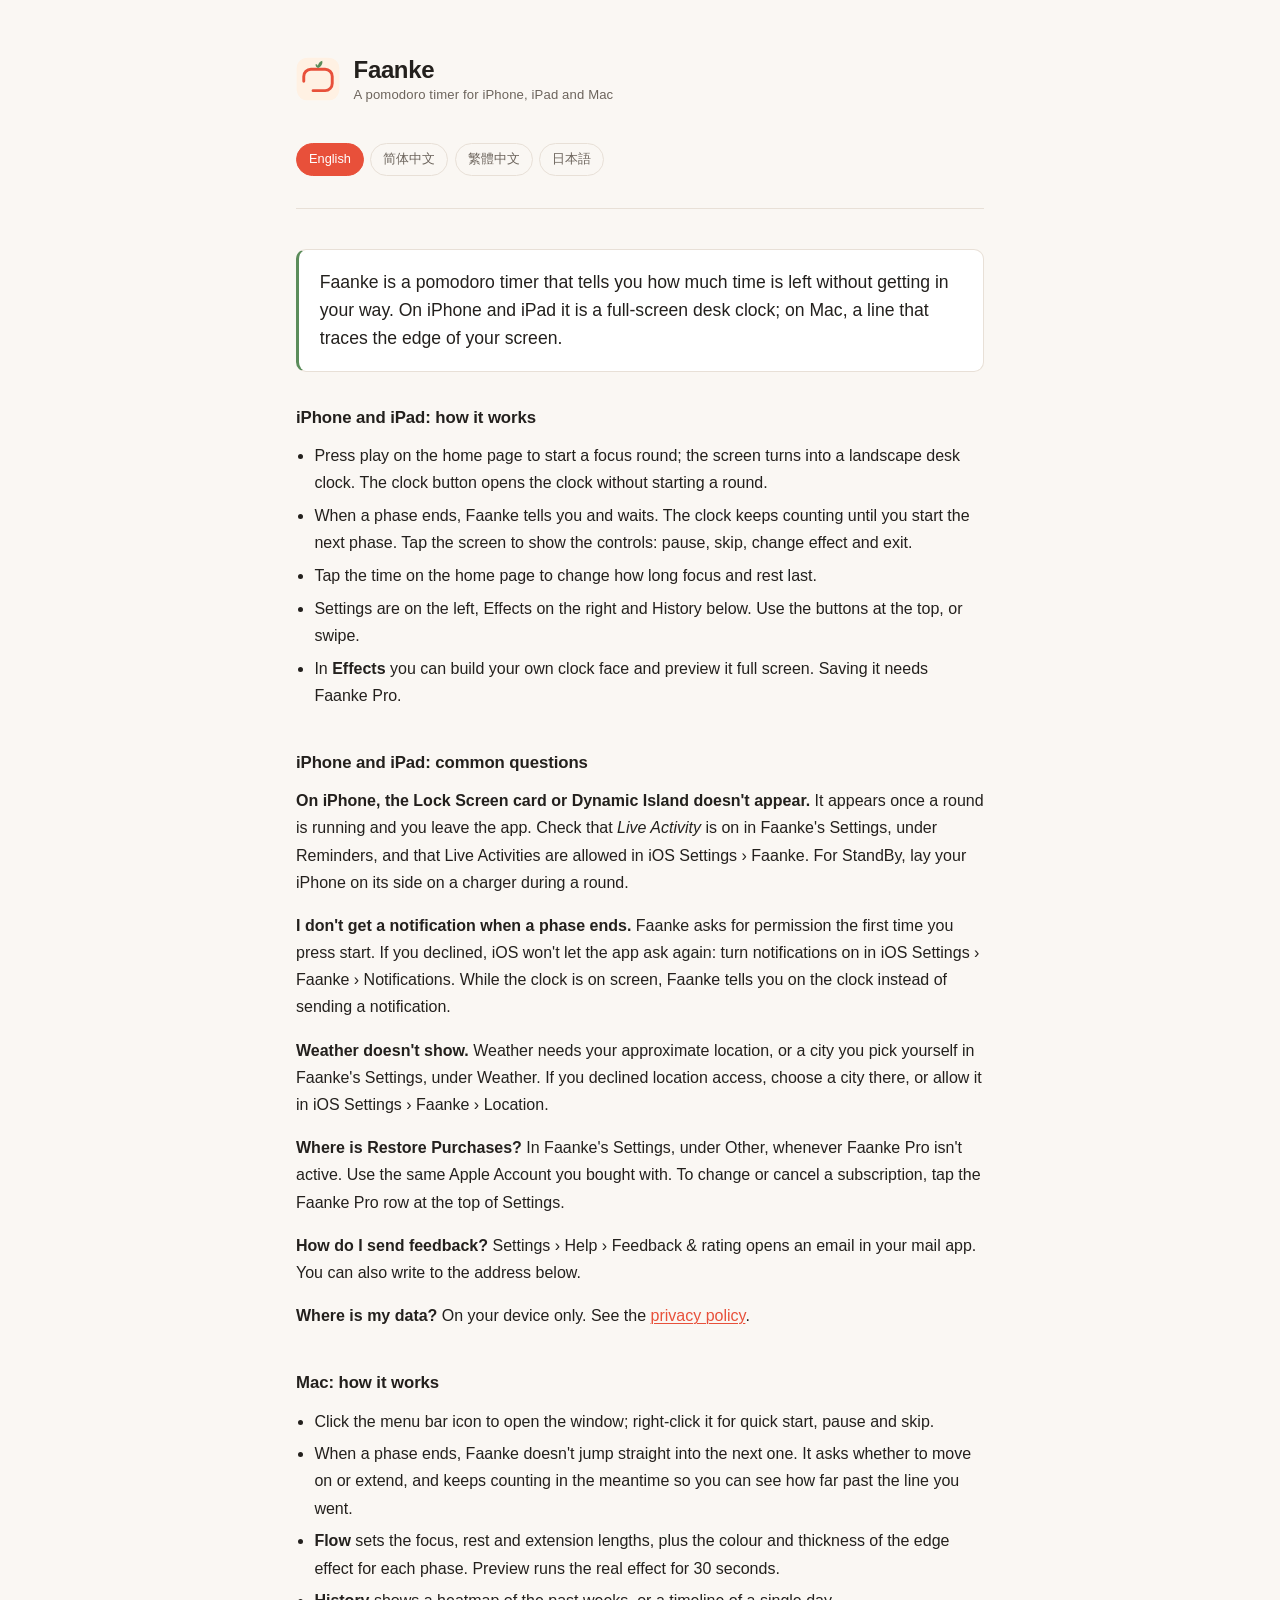
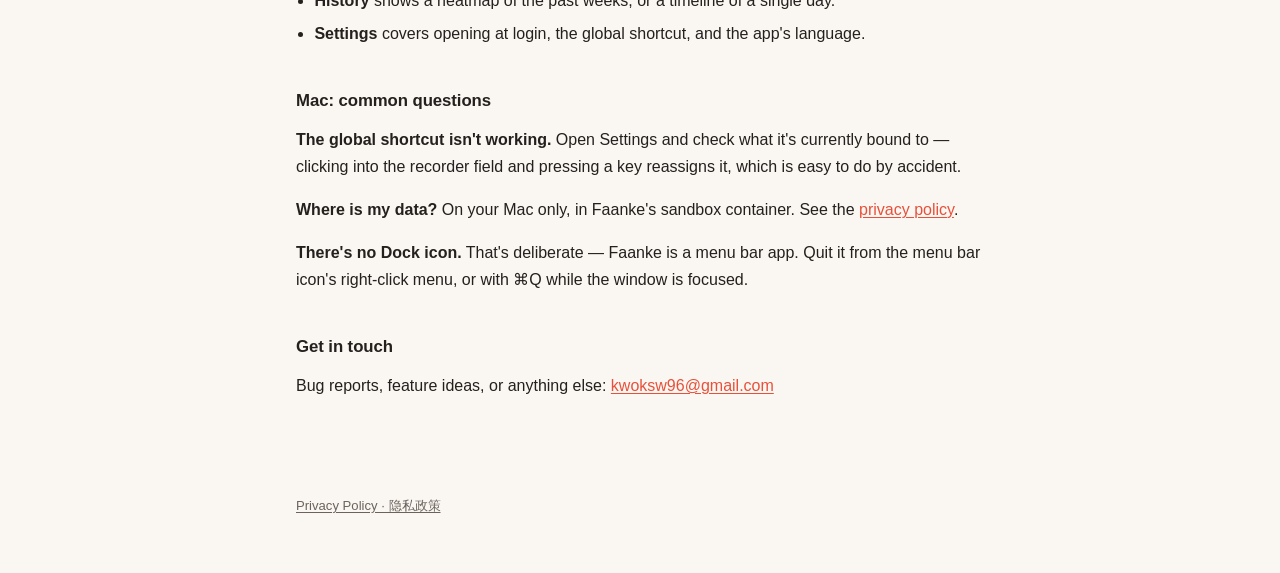
<file: index.html>
<!doctype html>
<html lang="en">
<head>
<meta charset="utf-8">
<meta name="viewport" content="width=device-width, initial-scale=1">
<title>Faanke — Support</title>
<link rel="stylesheet" href="style.css">
</head>
<body>
<div class="wrap">

<header class="masthead">
  <svg class="mark" viewBox="0 0 68 68" role="img" aria-label="Faanke">
    <rect x="1" y="1" width="66" height="66" rx="17" fill="#fff1e3"/>
    <path d="M12,37.64 L12,30 A11,11 0 0,1 23,19 L45,19 A11,11 0 0,1 56,30 L56,41 A11,11 0 0,1 45,52 L26.36,52"
          fill="none" stroke="#e8503a" stroke-width="4.5" stroke-linecap="round"/>
    <path d="M34,17 C31.9,14.8 31.9,12.2 34,10 C36.1,12.2 36.1,14.8 34,17 Z" fill="#5b8c5a" transform="rotate(-30 34 17)"/>
    <path d="M34,17 C30.6,13 30.6,7.5 34,4 C37.4,7.5 37.4,13 34,17 Z" fill="#5b8c5a" transform="rotate(30 34 17)"/>
  </svg>
  <h1>Faanke<span class="sub">A pomodoro timer for iPhone, iPad and Mac</span></h1>
</header>

<nav class="langs" id="langs" aria-label="Language">
  <button data-for="en">English</button>
  <button data-for="zh-Hans">简体中文</button>
  <button data-for="zh-Hant">繁體中文</button>
  <button data-for="ja">日本語</button>
</nav>

<section data-lang="en">
  <p class="lede">Faanke is a pomodoro timer that tells you how much time is
  left without getting in your way. On iPhone and iPad it is a full-screen desk
  clock; on Mac, a line that traces the edge of your screen.</p>

  <h2>iPhone and iPad: how it works</h2>
  <ul>
    <li>Press play on the home page to start a focus round; the screen turns
      into a landscape desk clock. The clock button opens the clock without
      starting a round.</li>
    <li>When a phase ends, Faanke tells you and waits. The clock keeps counting
      until you start the next phase. Tap the screen to show the controls:
      pause, skip, change effect and exit.</li>
    <li>Tap the time on the home page to change how long focus and rest last.</li>
    <li>Settings are on the left, Effects on the right and History below. Use
      the buttons at the top, or swipe.</li>
    <li>In <strong>Effects</strong> you can build your own clock face and preview
      it full screen. Saving it needs Faanke Pro.</li>
  </ul>

  <h2>iPhone and iPad: common questions</h2>
  <p><strong>On iPhone, the Lock Screen card or Dynamic Island doesn't appear.</strong>
  It appears once a round is running and you leave the app. Check that
  <em>Live Activity</em> is on in Faanke's Settings, under Reminders, and that
  Live Activities are allowed in iOS Settings › Faanke. For StandBy, lay your
  iPhone on its side on a charger during a round.</p>
  <p><strong>I don't get a notification when a phase ends.</strong> Faanke
  asks for permission the first time you press start. If you declined, iOS
  won't let the app ask again: turn notifications on in iOS Settings › Faanke ›
  Notifications. While the clock is on screen, Faanke tells you on the clock
  instead of sending a notification.</p>
  <p><strong>Weather doesn't show.</strong> Weather needs your approximate
  location, or a city you pick yourself in Faanke's Settings, under Weather.
  If you declined location access, choose a city there, or allow it in iOS
  Settings › Faanke › Location.</p>
  <p><strong>Where is Restore Purchases?</strong> In Faanke's Settings, under
  Other, whenever Faanke Pro isn't active. Use the same Apple Account you
  bought with. To change or cancel a subscription, tap the Faanke Pro row at
  the top of Settings.</p>
  <p><strong>How do I send feedback?</strong> Settings › Help › Feedback &amp;
  rating opens an email in your mail app. You can also write to the address
  below.</p>
  <p><strong>Where is my data?</strong> On your device only. See the
  <a href="privacy.html">privacy policy</a>.</p>


  <h2>Mac: how it works</h2>
  <ul>
    <li>Click the menu bar icon to open the window; right-click it for quick
      start, pause and skip.</li>
    <li>When a phase ends, Faanke doesn't jump straight into the next one. It
      asks whether to move on or extend, and keeps counting in the meantime so
      you can see how far past the line you went.</li>
    <li><strong>Flow</strong> sets the focus, rest and extension lengths, plus
      the colour and thickness of the edge effect for each phase. Preview runs
      the real effect for 30 seconds.</li>
    <li><strong>History</strong> shows a heatmap of the past weeks, or a
      timeline of a single day.</li>
    <li><strong>Settings</strong> covers opening at login, the global shortcut,
      and the app's language.</li>
  </ul>

  <h2>Mac: common questions</h2>
  <p><strong>The global shortcut isn't working.</strong> Open Settings and check
  what it's currently bound to — clicking into the recorder field and pressing
  a key reassigns it, which is easy to do by accident.</p>
  <p><strong>Where is my data?</strong> On your Mac only, in Faanke's sandbox
  container. See the <a href="privacy.html">privacy policy</a>.</p>
  <p><strong>There's no Dock icon.</strong> That's deliberate — Faanke is a
  menu bar app. Quit it from the menu bar icon's right-click menu, or with ⌘Q
  while the window is focused.</p>

  <h2>Get in touch</h2>
  <p>Bug reports, feature ideas, or anything else:
  <a href="mailto:kwoksw96@gmail.com">kwoksw96@gmail.com</a></p>
</section>

<section data-lang="zh-Hans">
  <p class="lede">Faanke 是一个不挡路、又让你知道还剩多久的番茄钟。在 iPhone 和 iPad 上，它是一台全屏台钟；在 Mac 上，它是一条沿着屏幕边缘走的线。</p>

  <h2>iPhone 与 iPad：怎么用</h2>
  <ul>
    <li>在首页按播放键开始专注，屏幕会转成横屏台钟。按「台钟」可以只进台钟、不开始计时。</li>
    <li>一个阶段到时，Faanke 告诉你一声就等着，表接着走，直到你开始下一段。点一下屏幕会出现控制条：暂停、跳过、换效果、退出。</li>
    <li>点首页中间的时间，可以改专注和休息各多久。</li>
    <li>设置在左边、效果在右边、历史在下面。用顶部的按钮，或者直接滑过去。</li>
    <li>在<strong>效果</strong>里可以自己配一块表盘并全屏预览，保存需要 Faanke Pro。</li>
  </ul>

  <h2>iPhone 与 iPad：常见问题</h2>
  <p><strong>iPhone 上的锁屏卡片或灵动岛没有出现。</strong>它们在计时中退出 App 后才出现。请确认 Faanke 设置里「提醒」下的「实时活动」已打开，并且在 iOS「设置 › Faanke」里允许了实时活动。想用待机显示的话，计时中把 iPhone 横放在充电座上。</p>
  <p><strong>阶段到时没有收到通知。</strong>Faanke 会在你第一次按「开始」时请求通知权限。如果当时拒绝了，iOS 不允许 App 再问一次，请到 iOS「设置 › Faanke › 通知」里打开。另外，台钟就在屏幕上时，Faanke 直接在台钟上提醒，不发通知。</p>
  <p><strong>天气不显示。</strong>天气需要你的粗略位置，或者你在 Faanke 设置「天气」下自己选的城市。如果拒绝过定位，可以在那里改选城市，或在 iOS「设置 › Faanke › 位置」里允许。</p>
  <p><strong>恢复购买在哪？</strong>在 Faanke 设置的「其他」里，Faanke Pro 未生效时才会显示。请使用当初购买时的 Apple 账户。要更改或取消订阅，点设置最上面的 Faanke Pro 那一行。</p>
  <p><strong>怎么反馈？</strong>设置 › 帮助 › 反馈与评分，会在你的邮件 App 里打开一封邮件。也可以直接写信到下面的地址。</p>
  <p><strong>我的数据在哪？</strong>只在你自己的设备上。详见<a href="privacy.html">隐私政策</a>。</p>


  <h2>Mac：怎么用</h2>
  <ul>
    <li>点击菜单栏图标打开窗口；右键可以快速开始、暂停和跳过。</li>
    <li>一个阶段结束时，Faanke 不会直接跳到下一个，而是询问你要继续下一阶段还是延长，同时继续正计时，让你看到自己超出了多久。</li>
    <li><strong>流程</strong>页设置专注、休息和延长时长，以及两个阶段各自的描边颜色与粗细。点预览会用真实效果跑 30 秒。</li>
    <li><strong>历史</strong>页可以看过去几周的热力图，也可以看某一天的时间轴。</li>
    <li><strong>设置</strong>页包含开机自启、全局快捷键和界面语言。</li>
  </ul>

  <h2>Mac：常见问题</h2>
  <p><strong>全局快捷键没反应。</strong>去设置页看一眼当前绑定的是什么——点进那个录制框再按键就会重新绑定，很容易误操作。</p>
  <p><strong>我的数据在哪？</strong>只在你自己的 Mac 上，位于 Faanke 的沙盒容器内。详见<a href="privacy.html">隐私政策</a>。</p>
  <p><strong>为什么没有 Dock 图标？</strong>这是刻意设计的——Faanke 是菜单栏 App。退出请用菜单栏图标的右键菜单，或在窗口获得焦点时按 ⌘Q。</p>

  <h2>联系</h2>
  <p>问题反馈、功能建议或其他：
  <a href="mailto:kwoksw96@gmail.com">kwoksw96@gmail.com</a></p>
</section>

<section data-lang="zh-Hant">
  <p class="lede">Faanke 是一個不擋路、又讓你知道還剩多久的番茄鐘。在 iPhone 和 iPad 上，它是一台全螢幕檯鐘；在 Mac 上，它是一條沿著螢幕邊緣走的線。</p>

  <h2>iPhone 與 iPad：怎麼用</h2>
  <ul>
    <li>在首頁按播放鍵開始專注，螢幕會轉成橫向檯鐘。按「檯鐘」可以只進檯鐘、不開始計時。</li>
    <li>一個階段到時，Faanke 告訴你一聲就等著，計時接著走，直到你開始下一段。點一下螢幕會出現控制列：暫停、略過、換效果、離開。</li>
    <li>點首頁中間的時間，可以改專注和休息各多久。</li>
    <li>設定在左邊、效果在右邊、歷史在下面。用頂部的按鈕，或者直接滑過去。</li>
    <li>在<strong>效果</strong>裡可以自己配一塊錶盤並全螢幕預覽，儲存需要 Faanke Pro。</li>
  </ul>

  <h2>iPhone 與 iPad：常見問題</h2>
  <p><strong>iPhone 上的鎖定畫面卡片或動態島沒有出現。</strong>它們在計時中離開 App 後才會出現。請確認 Faanke 設定裡「提醒」下的「即時動態」已開啟，並且在 iOS「設定 › Faanke」裡允許了即時動態。想用待機模式的話，計時中把 iPhone 橫放在充電座上。</p>
  <p><strong>階段到時沒有收到通知。</strong>Faanke 會在你第一次按「開始」時請求通知權限。如果當時拒絕了，iOS 不允許 App 再問一次，請到 iOS「設定 › Faanke › 通知」裡開啟。另外，檯鐘就在螢幕上時，Faanke 直接在檯鐘上提醒，不發通知。</p>
  <p><strong>天氣不顯示。</strong>天氣需要你的大略位置，或者你在 Faanke 設定「天氣」下自己選的城市。如果拒絕過定位，可以在那裡改選城市，或在 iOS「設定 › Faanke › 位置」裡允許。</p>
  <p><strong>恢復購買在哪？</strong>在 Faanke 設定的「其他」裡，Faanke Pro 未生效時才會顯示。請使用當初購買時的 Apple 帳號。要更改或取消訂閱，點設定最上面的 Faanke Pro 那一列。</p>
  <p><strong>怎麼回饋意見？</strong>設定 › 說明 › 意見回饋與評分，會在你的郵件 App 裡打開一封郵件。也可以直接寫信到下面的地址。</p>
  <p><strong>我的資料在哪？</strong>只在你自己的裝置上。詳見<a href="privacy.html">隱私政策</a>。</p>


  <h2>Mac：怎麼用</h2>
  <ul>
    <li>點擊選單列圖示開啟視窗；右鍵可以快速開始、暫停和略過。</li>
    <li>一個階段結束時，Faanke 不會直接跳到下一個，而是詢問你要繼續下一階段還是延長，同時繼續正計時，讓你看到自己超出了多久。</li>
    <li><strong>流程</strong>頁設定專注、休息和延長時長，以及兩個階段各自的描邊顏色與粗細。點預覽會用真實效果跑 30 秒。</li>
    <li><strong>歷史</strong>頁可以看過去幾週的熱力圖，也可以看某一天的時間軸。</li>
    <li><strong>設定</strong>頁包含登入時啟動、全域快速鍵和介面語言。</li>
  </ul>

  <h2>Mac：常見問題</h2>
  <p><strong>全域快速鍵沒反應。</strong>去設定頁看一眼目前綁定的是什麼——點進那個錄製框再按鍵就會重新綁定，很容易誤操作。</p>
  <p><strong>我的資料在哪？</strong>只在你自己的 Mac 上，位於 Faanke 的沙盒容器內。詳見<a href="privacy.html">隱私政策</a>。</p>
  <p><strong>為什麼沒有 Dock 圖示？</strong>這是刻意設計的——Faanke 是選單列 App。結束請用選單列圖示的右鍵選單，或在視窗取得焦點時按 ⌘Q。</p>

  <h2>聯絡</h2>
  <p>問題回報、功能建議或其他：
  <a href="mailto:kwoksw96@gmail.com">kwoksw96@gmail.com</a></p>
</section>

<section data-lang="ja">
  <p class="lede">Faanke は、作業の邪魔をせずに残り時間を知らせるポモドーロタイマーです。iPhone と iPad では全画面の台時計に、Mac では画面の縁をなぞる一本の線になります。</p>

  <h2>iPhone・iPad：使い方</h2>
  <ul>
    <li>ホームの再生ボタンで集中を開始すると、画面が横向きの台時計になります。時計ボタンなら、計測を始めずに台時計だけを開けます。</li>
    <li>フェーズが終わると Faanke はそれを知らせて待ちます。次のフェーズを始めるまで時計は進み続けます。画面をタップするとコントロール（一時停止・スキップ・エフェクト変更・終了）が表示されます。</li>
    <li>ホーム中央の時間をタップすると、集中と休憩の長さを変えられます。</li>
    <li>設定は左、エフェクトは右、履歴は下にあります。上部のボタンを使うか、スワイプしてください。</li>
    <li><strong>エフェクト</strong>では自分だけの文字盤を作って全画面でプレビューできます。保存には Faanke Pro が必要です。</li>
  </ul>

  <h2>iPhone・iPad：よくある質問</h2>
  <p><strong>iPhone でロック画面のカードやダイナミックアイランドが表示されません。</strong>計測中にアプリを閉じると表示されます。Faanke の設定の「通知」で「ライブアクティビティ」がオンになっていること、iOS の「設定 › Faanke」でライブアクティビティが許可されていることを確認してください。スタンバイで使うには、計測中に iPhone を横向きで充電スタンドに置きます。</p>
  <p><strong>フェーズ終了の通知が届きません。</strong>Faanke は最初に開始ボタンを押したときに通知の許可を求めます。そこで許可しなかった場合、iOS の仕組み上アプリから再度尋ねることはできません。iOS の「設定 › Faanke › 通知」でオンにしてください。なお、台時計が画面に表示されているときは、通知ではなく台時計上でお知らせします。</p>
  <p><strong>天気が表示されません。</strong>天気にはおおよその位置情報か、Faanke の設定の「天気」で自分で選んだ都市が必要です。位置情報を許可しなかった場合は、そこで都市を選ぶか、iOS の「設定 › Faanke › 位置情報」で許可してください。</p>
  <p><strong>「購入を復元」はどこですか？</strong>Faanke の設定の「その他」にあり、Faanke Pro が有効でないときに表示されます。購入時と同じ Apple アカウントをお使いください。サブスクリプションの変更や解約は、設定の一番上にある Faanke Pro の行から行えます。</p>
  <p><strong>フィードバックを送るには？</strong>設定 › ヘルプ › フィードバックと評価 から、メール App でメールが開きます。下記のアドレスに直接送っていただいてもかまいません。</p>
  <p><strong>データはどこにありますか？</strong>お使いのデバイスの中だけです。<a href="privacy.html">プライバシーポリシー</a>をご覧ください。</p>


  <h2>Mac：使い方</h2>
  <ul>
    <li>メニューバーのアイコンをクリックするとウインドウが開きます。右クリックで開始・一時停止・スキップができます。</li>
    <li>フェーズが終わっても、Faanke はすぐ次へ進みません。次に進むか延長するかを尋ね、その間もカウントを続けるので、どれだけ超過したかがわかります。</li>
    <li><strong>フロー</strong>で集中・休憩・延長の長さと、各フェーズのエフェクトの色と太さを設定します。プレビューは実際のエフェクトを 30 秒間再生します。</li>
    <li><strong>履歴</strong>では過去数週間のヒートマップと、特定の日のタイムラインを確認できます。</li>
    <li><strong>設定</strong>ではログイン時の起動、グローバルショートカット、表示言語を変更できます。</li>
  </ul>

  <h2>Mac：よくある質問</h2>
  <p><strong>グローバルショートカットが効きません。</strong>設定を開いて、現在割り当てられているキーを確認してください。録音フィールドをクリックしてキーを押すと再割り当てされるため、意図せず変わっていることがあります。</p>
  <p><strong>データはどこにありますか？</strong>お使いの Mac 内、Faanke のサンドボックスコンテナのみです。<a href="privacy.html">プライバシーポリシー</a>をご覧ください。</p>
  <p><strong>Dock アイコンがありません。</strong>これは意図的なものです。Faanke はメニューバーアプリです。終了はメニューバーアイコンの右クリックメニュー、またはウインドウがアクティブなときに ⌘Q で行えます。</p>

  <h2>お問い合わせ</h2>
  <p>不具合の報告、機能のご要望など：
  <a href="mailto:kwoksw96@gmail.com">kwoksw96@gmail.com</a></p>
</section>

</div>

<footer class="site">
  <a href="privacy.html">Privacy Policy · 隐私政策</a>
</footer>

<script>
(function () {
  var nav = document.getElementById('langs');
  var buttons = [].slice.call(nav.querySelectorAll('button'));
  var available = buttons.map(function (b) { return b.dataset.for; });

  function show(code) {
    document.querySelectorAll('[data-lang]').forEach(function (s) {
      s.classList.toggle('on', s.dataset.lang === code);
    });
    buttons.forEach(function (b) {
      b.setAttribute('aria-current', String(b.dataset.for === code));
    });
    document.documentElement.lang = code;
  }

  function initial() {
    var q = new URLSearchParams(location.search).get('lang');
    if (q && available.indexOf(q) !== -1) return q;
    for (var i = 0; i < navigator.languages.length; i++) {
      var tag = navigator.languages[i];
      if (available.indexOf(tag) !== -1) return tag;
      if (/^zh-(Hant|TW|HK|MO)/i.test(tag)) return 'zh-Hant';
      if (/^zh/i.test(tag)) return 'zh-Hans';
      var base = tag.split('-')[0];
      if (available.indexOf(base) !== -1) return base;
    }
    return 'en';
  }

  buttons.forEach(function (b) {
    b.addEventListener('click', function () { show(b.dataset.for); });
  });

  show(initial());
})();
</script>
</body>
</html>
</file>
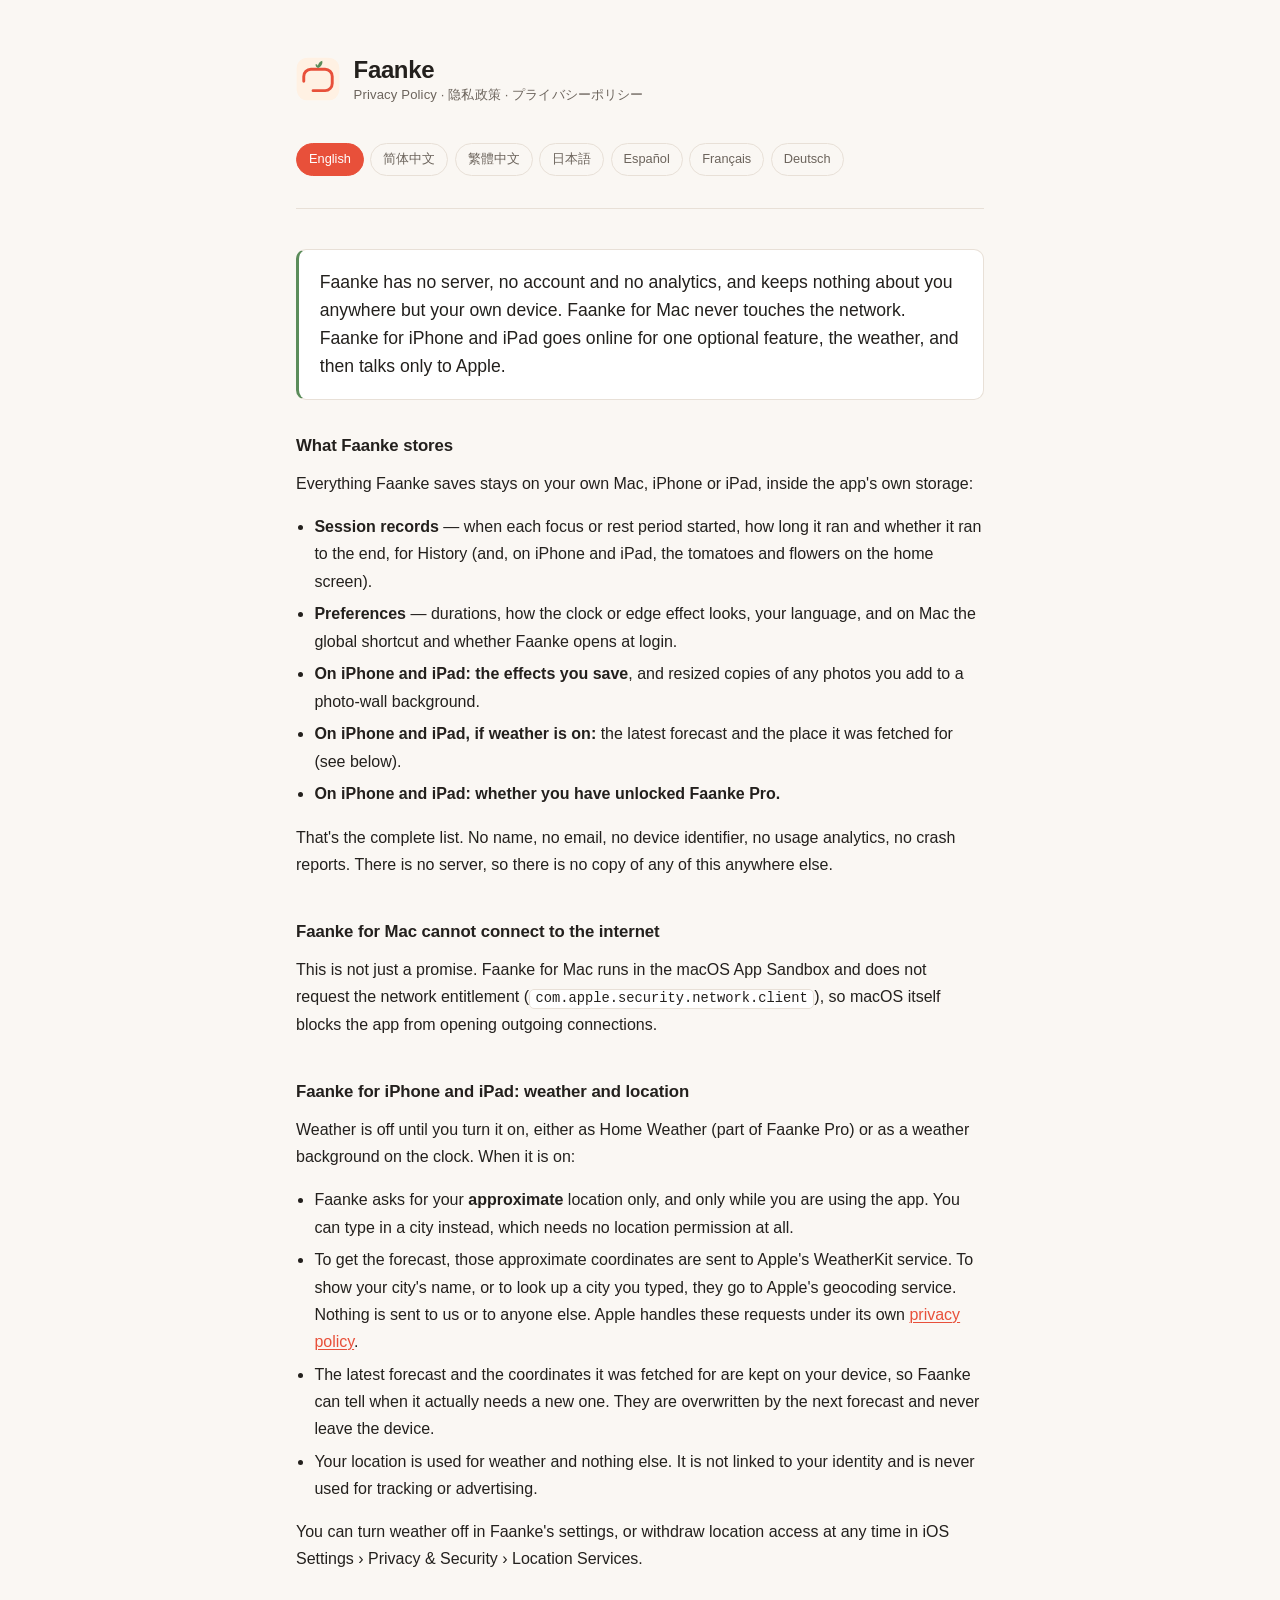
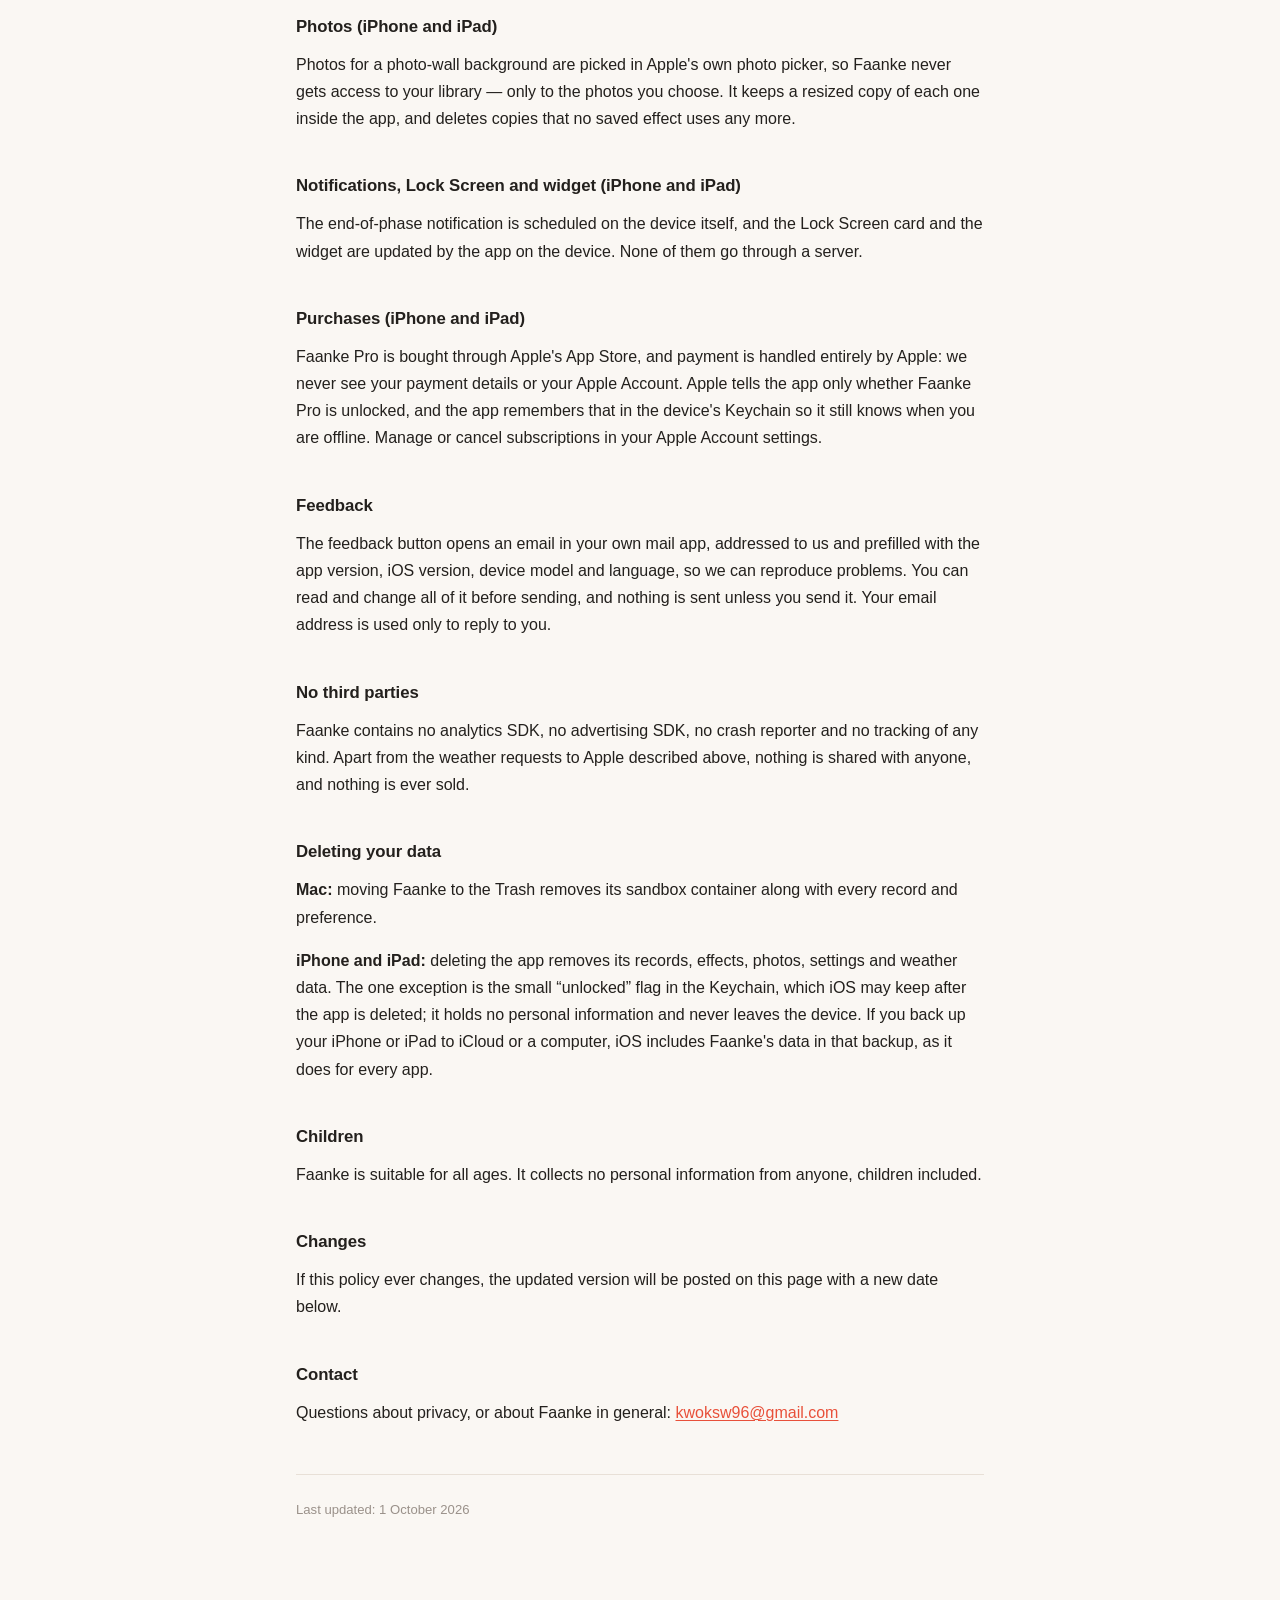
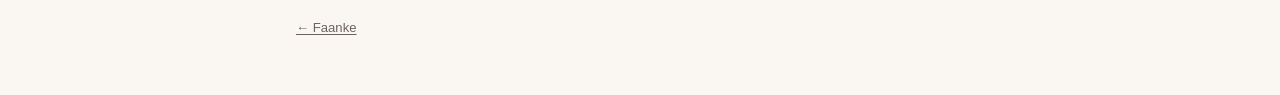
<file: privacy.html>
<!doctype html>
<html lang="en">
<head>
<meta charset="utf-8">
<meta name="viewport" content="width=device-width, initial-scale=1">
<title>Faanke — Privacy Policy</title>
<link rel="stylesheet" href="style.css">
</head>
<body>
<div class="wrap">

<header class="masthead">
  <svg class="mark" viewBox="0 0 68 68" role="img" aria-label="Faanke">
    <rect x="1" y="1" width="66" height="66" rx="17" fill="#fff1e3"/>
    <path d="M12,37.64 L12,30 A11,11 0 0,1 23,19 L45,19 A11,11 0 0,1 56,30 L56,41 A11,11 0 0,1 45,52 L26.36,52"
          fill="none" stroke="#e8503a" stroke-width="4.5" stroke-linecap="round"/>
    <path d="M34,17 C31.9,14.8 31.9,12.2 34,10 C36.1,12.2 36.1,14.8 34,17 Z" fill="#5b8c5a" transform="rotate(-30 34 17)"/>
    <path d="M34,17 C30.6,13 30.6,7.5 34,4 C37.4,7.5 37.4,13 34,17 Z" fill="#5b8c5a" transform="rotate(30 34 17)"/>
  </svg>
  <h1>Faanke<span class="sub">Privacy Policy · 隐私政策 · プライバシーポリシー</span></h1>
</header>

<nav class="langs" id="langs" aria-label="Language">
  <button data-for="en">English</button>
  <button data-for="zh-Hans">简体中文</button>
  <button data-for="zh-Hant">繁體中文</button>
  <button data-for="ja">日本語</button>
  <button data-for="es">Español</button>
  <button data-for="fr">Français</button>
  <button data-for="de">Deutsch</button>
</nav>

<!-- ============================ ENGLISH ============================ -->
<section data-lang="en">
  <p class="lede">Faanke has no server, no account and no analytics, and keeps
  nothing about you anywhere but your own device. Faanke for Mac never touches
  the network. Faanke for iPhone and iPad goes online for one optional feature, the
  weather, and then talks only to Apple.</p>

  <h2>What Faanke stores</h2>
  <p>Everything Faanke saves stays on your own Mac, iPhone or iPad, inside the app's
  own storage:</p>
  <ul>
    <li><strong>Session records</strong> — when each focus or rest period
      started, how long it ran and whether it ran to the end, for History (and,
      on iPhone and iPad, the tomatoes and flowers on the home screen).</li>
    <li><strong>Preferences</strong> — durations, how the clock or edge effect
      looks, your language, and on Mac the global shortcut and whether Faanke
      opens at login.</li>
    <li><strong>On iPhone and iPad: the effects you save</strong>, and resized copies of
      any photos you add to a photo-wall background.</li>
    <li><strong>On iPhone and iPad, if weather is on:</strong> the latest forecast and the
      place it was fetched for (see below).</li>
    <li><strong>On iPhone and iPad: whether you have unlocked Faanke Pro.</strong></li>
  </ul>
  <p>That's the complete list. No name, no email, no device identifier, no usage
  analytics, no crash reports. There is no server, so there is no copy of any of
  this anywhere else.</p>

  <h2>Faanke for Mac cannot connect to the internet</h2>
  <p>This is not just a promise. Faanke for Mac runs in the macOS App Sandbox and
  does not request the network entitlement
  (<code>com.apple.security.network.client</code>), so macOS itself blocks the
  app from opening outgoing connections.</p>

  <h2>Faanke for iPhone and iPad: weather and location</h2>
  <p>Weather is off until you turn it on, either as Home Weather (part of
  Faanke Pro) or as a weather background on the clock. When it is on:</p>
  <ul>
    <li>Faanke asks for your <strong>approximate</strong> location only, and only
      while you are using the app. You can type in a city instead, which needs no
      location permission at all.</li>
    <li>To get the forecast, those approximate coordinates are sent to Apple's
      WeatherKit service. To show your city's name, or to look up a city you
      typed, they go to Apple's geocoding service. Nothing is sent to us or to
      anyone else. Apple handles these requests under its own
      <a href="https://www.apple.com/legal/privacy/">privacy policy</a>.</li>
    <li>The latest forecast and the coordinates it was fetched for are kept on
      your device, so Faanke can tell when it actually needs a new one. They are
      overwritten by the next forecast and never leave the device.</li>
    <li>Your location is used for weather and nothing else. It is not linked to
      your identity and is never used for tracking or advertising.</li>
  </ul>
  <p>You can turn weather off in Faanke's settings, or withdraw location access
  at any time in iOS Settings › Privacy &amp; Security › Location Services.</p>

  <h2>Photos (iPhone and iPad)</h2>
  <p>Photos for a photo-wall background are picked in Apple's own photo picker,
  so Faanke never gets access to your library — only to the photos you choose.
  It keeps a resized copy of each one inside the app, and deletes copies that no
  saved effect uses any more.</p>

  <h2>Notifications, Lock Screen and widget (iPhone and iPad)</h2>
  <p>The end-of-phase notification is scheduled on the device itself, and the
  Lock Screen card and the widget are updated by the app on the device. None of
  them go through a server.</p>

  <h2>Purchases (iPhone and iPad)</h2>
  <p>Faanke Pro is bought through Apple's App Store, and payment is handled
  entirely by Apple: we never see your payment details or your Apple Account.
  Apple tells the app only whether Faanke Pro is unlocked, and the app remembers
  that in the device's Keychain so it still knows when you are offline. Manage
  or cancel subscriptions in your Apple Account settings.</p>

  <h2>Feedback</h2>
  <p>The feedback button opens an email in your own mail app, addressed to us
  and prefilled with the app version, iOS version, device model and language, so
  we can reproduce problems. You can read and change all of it before sending,
  and nothing is sent unless you send it. Your email address is used only to
  reply to you.</p>

  <h2>No third parties</h2>
  <p>Faanke contains no analytics SDK, no advertising SDK, no crash reporter and
  no tracking of any kind. Apart from the weather requests to Apple described
  above, nothing is shared with anyone, and nothing is ever sold.</p>

  <h2>Deleting your data</h2>
  <p><strong>Mac:</strong> moving Faanke to the Trash removes its sandbox
  container along with every record and preference.</p>
  <p><strong>iPhone and iPad:</strong> deleting the app removes its records, effects,
  photos, settings and weather data. The one exception is the small
  “unlocked” flag in the Keychain, which iOS may keep after the app is deleted;
  it holds no personal information and never leaves the device. If you back up your iPhone or iPad to iCloud or a computer, iOS includes Faanke's data in that
  backup, as it does for every app.</p>

  <h2>Children</h2>
  <p>Faanke is suitable for all ages. It collects no personal information from
  anyone, children included.</p>

  <h2>Changes</h2>
  <p>If this policy ever changes, the updated version will be posted on this
  page with a new date below.</p>

  <h2>Contact</h2>
  <p>Questions about privacy, or about Faanke in general:
  <a href="mailto:kwoksw96@gmail.com">kwoksw96@gmail.com</a></p>

  <p class="updated">Last updated: 1 October 2026</p>
</section>

<!-- ========================= 简体中文 ========================= -->
<section data-lang="zh-Hans">
  <p class="lede">Faanke 没有服务器、没有账号、没有统计，关于你的一切都只留在你自己的设备上。Mac
  版完全不联网；iPhone 和 iPad 版只为一个可选功能——天气——联网，而且只和 Apple 通信。</p>

  <h2>Faanke 会保存什么</h2>
  <p>Faanke 保存的所有内容都只存在你自己的 Mac、iPhone 或 iPad 上，位于 App 自己的存储空间内：</p>
  <ul>
    <li><strong>专注记录</strong>——每一段专注或休息的开始时间、时长，以及是否跑完，用于历史页（iPhone 和 iPad 上还用于首页的番茄和花）。</li>
    <li><strong>偏好设置</strong>——各项时长、台钟或描边的外观、语言；Mac 上还有全局快捷键和是否开机自启。</li>
    <li><strong>iPhone 和 iPad 上：你保存的效果</strong>，以及你加进照片墙背景的照片的缩小副本。</li>
    <li><strong>iPhone 和 iPad 上，开启天气时：</strong>最近一次的天气预报，以及获取它时所在的位置（见下文）。</li>
    <li><strong>iPhone 和 iPad 上：你是否已解锁 Faanke Pro。</strong></li>
  </ul>
  <p>就这些，没有别的。不涉及姓名、邮箱、设备标识符，也没有使用统计和崩溃上报。没有服务器，所以这些内容在别处也没有任何副本。</p>

  <h2>Mac 版在技术上就无法联网</h2>
  <p>这不只是一句承诺。Mac 版 Faanke 运行在 macOS 沙盒中，且没有申请网络权限
  （<code>com.apple.security.network.client</code>），因此 macOS 系统本身就会阻止这个 App 发起任何对外连接。</p>

  <h2>iPhone 和 iPad 版：天气与位置</h2>
  <p>天气默认关闭，只有你主动开启才会使用——开启首页天气（Faanke Pro 的一部分），或在台钟里选用天气背景。开启之后：</p>
  <ul>
    <li>Faanke 只请求你的<strong>粗略</strong>位置，而且只在你使用 App 时请求。你也可以改成手动输入城市，那样完全不需要定位权限。</li>
    <li>为了获取天气，这个粗略坐标会发送给 Apple 的 WeatherKit 服务；为了显示城市名称，或查找你输入的城市，会发送给 Apple 的地理编码服务。不会发给我们，也不会发给其他任何人。Apple 按照它自己的<a href="https://www.apple.com/legal/privacy/">隐私政策</a>处理这些请求。</li>
    <li>最近一次的天气预报和获取它时的坐标会保存在你的设备上，用来判断什么时候才真的需要更新。它们会被下一次预报覆盖，并且从不离开这台设备。</li>
    <li>位置只用于天气，不做其他用途；不与你的身份关联，也绝不用于追踪或广告。</li>
  </ul>
  <p>你可以在 Faanke 的设置里关闭天气，也可以随时在 iOS「设置 › 隐私与安全性 › 定位服务」里收回定位权限。</p>

  <h2>照片（iPhone 与 iPad）</h2>
  <p>照片墙用的照片通过 Apple 自带的照片选择器挑选，所以 Faanke 拿不到你的图库——只拿得到你选中的那几张。每张会在 App 内保存一份缩小的副本；没有任何已保存效果再用到的副本会被删除。</p>

  <h2>通知、锁屏卡片与小组件（iPhone 与 iPad）</h2>
  <p>到时通知由你的设备在本机排定，锁屏卡片和小组件也由 App 在本机更新，都不经过任何服务器。</p>

  <h2>购买（iPhone 与 iPad）</h2>
  <p>Faanke Pro 通过 Apple 的 App Store 购买，付款完全由 Apple 处理：我们看不到你的付款信息，也看不到你的 Apple 账户。Apple 只告诉 App「是否已解锁」，App 把这一点记在设备的钥匙串里，离线时也知道。订阅的管理和取消在你的 Apple 账户设置里进行。</p>

  <h2>反馈</h2>
  <p>反馈按钮会在你自己的邮件 App 里打开一封写给我们的邮件，预先填好 App 版本、iOS 版本、机型和语言，方便我们复现问题。发送前你可以看到并修改全部内容，你不发就什么都不会发出。你的邮箱地址只用于回复你。</p>

  <h2>没有第三方</h2>
  <p>Faanke 不含任何统计 SDK、广告 SDK 或崩溃收集组件，也没有任何形式的追踪。除了上面说的发给 Apple 的天气请求，不与任何人共享任何东西，也绝不出售。</p>

  <h2>删除你的数据</h2>
  <p><strong>Mac：</strong>把 Faanke 拖进废纸篓，它的沙盒容器会连同全部记录和偏好设置一起被删除。</p>
  <p><strong>iPhone 和 iPad：</strong>删除 App 会删掉它的记录、效果、照片、设置和天气数据。唯一的例外是钥匙串里那个很小的「已解锁」标记，iOS 可能会在删除 App 后保留它；它不含任何个人信息，也从不离开这台设备。如果你把 iPhone 或 iPad 备份到 iCloud 或电脑，iOS 会像对待所有 App 一样把 Faanke 的数据包含在备份里。</p>

  <h2>儿童</h2>
  <p>Faanke 适合任何年龄使用。它不收集任何人的个人信息，儿童也不例外。</p>

  <h2>政策变更</h2>
  <p>本政策若有变更，更新后的版本会发布在本页面，并在下方标注新的日期。</p>

  <h2>联系方式</h2>
  <p>关于隐私或 Faanke 的任何问题：
  <a href="mailto:kwoksw96@gmail.com">kwoksw96@gmail.com</a></p>

  <p class="updated">最后更新：2026 年 10 月 1 日</p>
</section>

<!-- ========================= 繁體中文 ========================= -->
<section data-lang="zh-Hant">
  <p class="lede">Faanke 沒有伺服器、沒有帳號、沒有統計，關於你的一切都只留在你自己的裝置上。Mac
  版完全不連網；iPhone 和 iPad 版只為一個可選功能——天氣——連網，而且只和 Apple 通訊。</p>

  <h2>Faanke 會儲存什麼</h2>
  <p>Faanke 儲存的所有內容都只存在你自己的 Mac、iPhone 或 iPad 上，位於 App 自己的儲存空間內：</p>
  <ul>
    <li><strong>專注記錄</strong>——每一段專注或休息的開始時間、時長，以及是否跑完，用於歷史頁（iPhone 和 iPad 上還用於首頁的番茄和花）。</li>
    <li><strong>偏好設定</strong>——各項時長、檯鐘或描邊的外觀、語言；Mac 上還有全域快速鍵和是否登入時啟動。</li>
    <li><strong>iPhone 和 iPad 上：你儲存的效果</strong>，以及你加進相片牆背景的照片的縮小副本。</li>
    <li><strong>iPhone 和 iPad 上，開啟天氣時：</strong>最近一次的天氣預報，以及取得它時所在的位置（見下文）。</li>
    <li><strong>iPhone 和 iPad 上：你是否已解鎖 Faanke Pro。</strong></li>
  </ul>
  <p>就這些，沒有其他。不涉及姓名、電子郵件、裝置識別碼，也沒有使用統計和當機回報。沒有伺服器，所以這些內容在別處也沒有任何副本。</p>

  <h2>Mac 版在技術上就無法連網</h2>
  <p>這不只是一句承諾。Mac 版 Faanke 執行於 macOS 沙盒中，且沒有申請網路權限
  （<code>com.apple.security.network.client</code>），因此 macOS 系統本身就會阻擋這個 App 發起任何對外連線。</p>

  <h2>iPhone 和 iPad 版：天氣與位置</h2>
  <p>天氣預設關閉，只有你主動開啟才會使用——開啟首頁天氣（Faanke Pro 的一部分），或在檯鐘裡選用天氣背景。開啟之後：</p>
  <ul>
    <li>Faanke 只要求你的<strong>大略</strong>位置，而且只在你使用 App 時要求。你也可以改成手動輸入城市，那樣完全不需要定位權限。</li>
    <li>為了取得天氣，這個大略座標會傳送給 Apple 的 WeatherKit 服務；為了顯示城市名稱，或查找你輸入的城市，會傳送給 Apple 的地理編碼服務。不會傳給我們，也不會傳給其他任何人。Apple 依照它自己的<a href="https://www.apple.com/legal/privacy/">隱私權政策</a>處理這些請求。</li>
    <li>最近一次的天氣預報和取得它時的座標會保存在你的裝置上，用來判斷什麼時候才真的需要更新。它們會被下一次預報覆蓋，並且從不離開這台裝置。</li>
    <li>位置只用於天氣，不做其他用途；不與你的身分連結，也絕不用於追蹤或廣告。</li>
  </ul>
  <p>你可以在 Faanke 的設定裡關閉天氣，也可以隨時在 iOS「設定 › 隱私權與安全性 › 定位服務」裡收回定位權限。</p>

  <h2>照片（iPhone 與 iPad）</h2>
  <p>相片牆用的照片透過 Apple 內建的照片選擇器挑選，所以 Faanke 拿不到你的圖庫——只拿得到你選中的那幾張。每張會在 App 內保存一份縮小的副本；沒有任何已儲存效果再用到的副本會被刪除。</p>

  <h2>通知、鎖定畫面卡片與小工具（iPhone 與 iPad）</h2>
  <p>到時通知由你的裝置在本機排定，鎖定畫面卡片和小工具也由 App 在本機更新，都不經過任何伺服器。</p>

  <h2>購買（iPhone 與 iPad）</h2>
  <p>Faanke Pro 透過 Apple 的 App Store 購買，付款完全由 Apple 處理：我們看不到你的付款資訊，也看不到你的 Apple 帳號。Apple 只告訴 App「是否已解鎖」，App 把這一點記在裝置的鑰匙圈裡，離線時也知道。訂閱的管理和取消在你的 Apple 帳號設定裡進行。</p>

  <h2>意見回饋</h2>
  <p>回饋按鈕會在你自己的郵件 App 裡打開一封寫給我們的郵件，預先填好 App 版本、iOS 版本、機型和語言，方便我們重現問題。傳送前你可以看到並修改全部內容，你不送出就什麼都不會傳出。你的電子郵件地址只用於回覆你。</p>

  <h2>沒有第三方</h2>
  <p>Faanke 不含任何統計 SDK、廣告 SDK 或當機收集元件，也沒有任何形式的追蹤。除了上面說的傳給 Apple 的天氣請求，不與任何人分享任何東西，也絕不販售。</p>

  <h2>刪除你的資料</h2>
  <p><strong>Mac：</strong>把 Faanke 拖進垃圾桶，它的沙盒容器會連同全部記錄和偏好設定一起被刪除。</p>
  <p><strong>iPhone 和 iPad：</strong>刪除 App 會刪掉它的記錄、效果、照片、設定和天氣資料。唯一的例外是鑰匙圈裡那個很小的「已解鎖」標記，iOS 可能會在刪除 App 後保留它；它不含任何個人資訊，也從不離開這台裝置。如果你把 iPhone 或 iPad 備份到 iCloud 或電腦，iOS 會像對待所有 App 一樣把 Faanke 的資料包含在備份裡。</p>

  <h2>兒童</h2>
  <p>Faanke 適合任何年齡使用。它不收集任何人的個人資訊，兒童也不例外。</p>

  <h2>政策變更</h2>
  <p>本政策若有變更，更新後的版本會發布在本頁面，並在下方標註新的日期。</p>

  <h2>聯絡方式</h2>
  <p>關於隱私或 Faanke 的任何問題：
  <a href="mailto:kwoksw96@gmail.com">kwoksw96@gmail.com</a></p>

  <p class="updated">最後更新：2026 年 10 月 1 日</p>
</section>

<!-- ========================= 日本語 ========================= -->
<section data-lang="ja">
  <p class="lede">Faanke にはサーバーもアカウントも利用統計もなく、あなたに関する情報はお使いのデバイスの中にしか残りません。Mac
  版はネットワークを一切使いません。iPhone・iPad 版がネットワークを使うのは任意の機能である天気だけで、その通信先も Apple だけです。</p>

  <h2>Faanke が保存するもの</h2>
  <p>Faanke が保存する内容はすべて、お使いの Mac、iPhone、iPad 上の App 専用の領域にのみ存在します。</p>
  <ul>
    <li><strong>セッション記録</strong>——集中や休憩の開始時刻、長さ、最後まで終えたかどうか。履歴の表示（iPhone・iPad ではホームのトマトと花）に使います。</li>
    <li><strong>環境設定</strong>——各種の時間、台時計や線の見た目、言語。Mac ではグローバルショートカットとログイン時に起動するかどうかも。</li>
    <li><strong>iPhone・iPad：保存したエフェクト</strong>と、フォトウォールの背景に追加した写真の縮小コピー。</li>
    <li><strong>iPhone・iPad で天気をオンにしている場合：</strong>直近の天気予報と、それを取得した場所（下記参照）。</li>
    <li><strong>iPhone・iPad：Faanke Pro を解放済みかどうか。</strong></li>
  </ul>
  <p>以上がすべてです。氏名、メールアドレス、デバイス識別子、利用統計、クラッシュレポートのいずれも扱いません。サーバーがないため、これらのコピーがほかの場所に存在することもありません。</p>

  <h2>Mac 版は技術的にインターネットへ接続できません</h2>
  <p>これは約束にとどまりません。Mac 版 Faanke は macOS の App サンドボックス内で動作し、ネットワーク権限
  （<code>com.apple.security.network.client</code>）を要求していないため、macOS 自体が外部への接続をブロックします。</p>

  <h2>iPhone・iPad 版：天気と位置情報</h2>
  <p>天気は、あなたがオンにするまで使われません。オンにする方法は、ホームの天気（Faanke Pro の機能）か、台時計で天気の背景を選ぶことです。オンにすると：</p>
  <ul>
    <li>Faanke が求めるのは<strong>おおよその</strong>位置情報だけで、App の使用中に限ります。代わりに都市名を入力することもでき、その場合は位置情報の許可は一切不要です。</li>
    <li>天気予報の取得のため、このおおよその座標は Apple の WeatherKit サービスに送られます。都市名の表示や、入力した都市の検索のためには Apple のジオコーディングサービスに送られます。開発者やその他の第三者には送られません。これらのリクエストは Apple 自身の<a href="https://www.apple.com/legal/privacy/">プライバシーポリシー</a>に従って処理されます。</li>
    <li>直近の天気予報とその取得時の座標は、本当に更新が必要なときを判断するために デバイス上に保存されます。次の予報で上書きされ、デバイスの外に出ることはありません。</li>
    <li>位置情報は天気のためだけに使われ、ほかの目的には使いません。あなたの身元とは結び付けられず、トラッキングや広告に使われることもありません。</li>
  </ul>
  <p>天気は Faanke の設定でオフにでき、位置情報へのアクセスは iOS の「設定 › プライバシーとセキュリティ › 位置情報サービス」でいつでも取り消せます。</p>

  <h2>写真（iPhone・iPad）</h2>
  <p>フォトウォールの写真は Apple 標準の写真ピッカーで選ぶため、Faanke がライブラリ全体にアクセスすることはなく、選んだ写真だけを受け取ります。各写真の縮小コピーを App 内に保存し、保存済みのどのエフェクトにも使われなくなったコピーは削除します。</p>

  <h2>通知・ロック画面のカード・ウィジェット（iPhone・iPad）</h2>
  <p>フェーズ終了の通知はデバイス上で予約され、ロック画面のカードとウィジェットも App がデバイス上で更新します。いずれもサーバーを経由しません。</p>

  <h2>購入（iPhone・iPad）</h2>
  <p>Faanke Pro は Apple の App Store で購入でき、支払いはすべて Apple が処理します。開発者があなたの支払い情報や Apple アカウントを見ることはありません。Apple が App に伝えるのは解放済みかどうかだけで、App はそれを デバイスのキーチェーンに記録し、オフラインでもわかるようにしています。サブスクリプションの管理や解約は Apple アカウントの設定から行えます。</p>

  <h2>フィードバック</h2>
  <p>フィードバックボタンを押すと、お使いのメール App で開発者宛てのメールが開き、問題を再現できるよう App のバージョン、iOS のバージョン、機種、言語があらかじめ記入されます。送信前にすべて確認・修正でき、あなたが送信しない限り何も送られません。メールアドレスは返信のためだけに使います。</p>

  <h2>第三者は関与しません</h2>
  <p>Faanke には解析 SDK、広告 SDK、クラッシュレポーターは含まれておらず、いかなる形のトラッキングも行いません。上記の Apple への天気リクエストを除き、誰とも何も共有せず、販売することも決してありません。</p>

  <h2>データの削除</h2>
  <p><strong>Mac：</strong>Faanke をゴミ箱に入れると、サンドボックスコンテナごとすべての記録と設定が削除されます。</p>
  <p><strong>iPhone・iPad：</strong>App を削除すると、記録、エフェクト、写真、設定、天気のデータが削除されます。唯一の例外はキーチェーン内の小さな「解放済み」フラグで、App の削除後も iOS が保持することがあります。個人情報は含まれず、デバイスの外に出ることもありません。iPhone や iPad を iCloud やコンピュータにバックアップしている場合、iOS はほかのすべての App と同様に Faanke のデータもバックアップに含めます。</p>

  <h2>お子様について</h2>
  <p>Faanke はすべての年齢の方に安全です。お子様を含め、誰からも個人情報を収集しません。</p>

  <h2>変更について</h2>
  <p>本ポリシーを変更する場合は、更新版をこのページに掲載し、下部の日付を更新します。</p>

  <h2>お問い合わせ</h2>
  <p>プライバシーや Faanke に関するご質問：
  <a href="mailto:kwoksw96@gmail.com">kwoksw96@gmail.com</a></p>

  <p class="updated">最終更新：2026年10月1日</p>
</section>

<!-- ========================= ESPAÑOL ========================= -->
<section data-lang="es">
  <p class="lede">Faanke no tiene servidor, ni cuenta, ni analíticas, y no guarda
  nada sobre ti fuera de tu propio dispositivo. Faanke para Mac nunca usa la red.
  Faanke para iPhone y iPad se conecta solo para una función opcional, el tiempo, y
  entonces habla únicamente con Apple.</p>

  <h2>Qué guarda Faanke</h2>
  <p>Todo lo que Faanke guarda permanece en tu propio Mac, iPhone o iPad, dentro del
  almacenamiento de la app:</p>
  <ul>
    <li><strong>Registros de sesión</strong>: cuándo empezó cada periodo de
      concentración o descanso, cuánto duró y si llegó al final, para el
      Historial (y, en el iPhone y el iPad, los tomates y flores de la pantalla de
      inicio).</li>
    <li><strong>Preferencias</strong>: duraciones, el aspecto del reloj o del
      trazo, tu idioma y, en el Mac, el atajo global y si Faanke se abre al
      iniciar sesión.</li>
    <li><strong>En el iPhone y el iPad: los efectos que guardas</strong> y copias reducidas
      de las fotos que añadas a un fondo de muro de fotos.</li>
    <li><strong>En el iPhone y el iPad, si el tiempo está activado:</strong> el último
      pronóstico y el lugar para el que se obtuvo (ver abajo).</li>
    <li><strong>En el iPhone y el iPad: si has desbloqueado Faanke Pro.</strong></li>
  </ul>
  <p>Esa es la lista completa. Sin nombre, sin correo, sin identificador de
  dispositivo, sin analíticas de uso, sin informes de fallos. No hay servidor,
  así que no existe ninguna copia de esto en ningún otro sitio.</p>

  <h2>Faanke para Mac no puede conectarse a internet</h2>
  <p>Esto no es solo una promesa. Faanke para Mac se ejecuta en el App Sandbox de
  macOS y no solicita el permiso de red
  (<code>com.apple.security.network.client</code>), por lo que el propio macOS
  impide que la app abra conexiones salientes.</p>

  <h2>Faanke para iPhone y iPad: tiempo y ubicación</h2>
  <p>El tiempo está desactivado hasta que lo activas, ya sea como tiempo en
  inicio (parte de Faanke Pro) o como fondo de tiempo en el reloj. Cuando está
  activado:</p>
  <ul>
    <li>Faanke pide solo tu ubicación <strong>aproximada</strong>, y solo
      mientras usas la app. También puedes escribir una ciudad, lo que no
      requiere ningún permiso de ubicación.</li>
    <li>Para obtener el pronóstico, esas coordenadas aproximadas se envían al
      servicio WeatherKit de Apple. Para mostrar el nombre de tu ciudad, o buscar
      la ciudad que escribiste, se envían al servicio de geocodificación de
      Apple. No se envía nada a nosotros ni a nadie más. Apple trata estas
      solicitudes según su propia
      <a href="https://www.apple.com/legal/privacy/">política de privacidad</a>.</li>
    <li>El último pronóstico y las coordenadas para las que se obtuvo se guardan
      en tu dispositivo, para que Faanke sepa cuándo necesita de verdad uno nuevo. Se
      sobrescriben con el siguiente pronóstico y nunca salen del dispositivo.</li>
    <li>Tu ubicación se usa para el tiempo y para nada más. No se vincula a tu
      identidad y nunca se usa para seguimiento ni publicidad.</li>
  </ul>
  <p>Puedes desactivar el tiempo en los ajustes de Faanke, o retirar el acceso a
  la ubicación en cualquier momento en Ajustes de iOS › Privacidad y seguridad ›
  Localización.</p>

  <h2>Fotos (iPhone y iPad)</h2>
  <p>Las fotos de un muro de fotos se eligen con el selector de fotos de Apple,
  así que Faanke nunca accede a tu fototeca, solo a las fotos que eliges. Guarda
  una copia reducida de cada una dentro de la app y borra las copias que ya no
  usa ningún efecto guardado.</p>

  <h2>Notificaciones, pantalla de bloqueo y widget (iPhone y iPad)</h2>
  <p>La notificación de fin de fase se programa en el propio dispositivo, y la tarjeta
  de la pantalla de bloqueo y el widget los actualiza la app en el dispositivo.
  Nada de esto pasa por un servidor.</p>

  <h2>Compras (iPhone y iPad)</h2>
  <p>Faanke Pro se compra a través del App Store de Apple, y Apple se encarga por
  completo del pago: nunca vemos tus datos de pago ni tu cuenta de Apple. Apple
  solo le dice a la app si Faanke Pro está desbloqueado, y la app lo recuerda en
  el llavero del dispositivo para saberlo también sin conexión. Gestiona o cancela
  las suscripciones en los ajustes de tu cuenta de Apple.</p>

  <h2>Comentarios</h2>
  <p>El botón de comentarios abre un correo en tu propia app de correo, dirigido
  a nosotros y con la versión de la app, la versión de iOS, el modelo del
  dispositivo y el idioma ya rellenados, para poder reproducir los problemas.
  Puedes leerlo y cambiarlo todo antes de enviarlo, y no se envía nada si tú no
  lo envías. Tu dirección de correo solo se usa para responderte.</p>

  <h2>Sin terceros</h2>
  <p>Faanke no contiene ningún SDK de analíticas ni de publicidad, ningún
  informador de fallos ni seguimiento de ningún tipo. Aparte de las solicitudes
  del tiempo a Apple descritas arriba, no se comparte nada con nadie, y nunca se
  vende nada.</p>

  <h2>Eliminar tus datos</h2>
  <p><strong>Mac:</strong> mover Faanke a la Papelera elimina su contenedor
  aislado junto con todos los registros y preferencias.</p>
  <p><strong>iPhone y iPad:</strong> eliminar la app borra sus registros, efectos,
  fotos, ajustes y datos del tiempo. La única excepción es la pequeña marca de
  «desbloqueado» del llavero, que iOS puede conservar tras eliminar la app; no
  contiene información personal y nunca sale del dispositivo. Si haces copia de
  seguridad del iPhone o el iPad en iCloud o en un ordenador, iOS incluye los datos de
  Faanke en ella, como hace con cualquier app.</p>

  <h2>Menores</h2>
  <p>Faanke es apto para todas las edades. No recopila información personal de
  nadie, tampoco de menores.</p>

  <h2>Cambios</h2>
  <p>Si esta política cambia alguna vez, la versión actualizada se publicará en
  esta página con una nueva fecha abajo.</p>

  <h2>Contacto</h2>
  <p>Dudas sobre privacidad o sobre Faanke en general:
  <a href="mailto:kwoksw96@gmail.com">kwoksw96@gmail.com</a></p>

  <p class="updated">Última actualización: 1 de octubre de 2026</p>
</section>

<!-- ========================= FRANÇAIS ========================= -->
<section data-lang="fr">
  <p class="lede">Faanke n'a ni serveur, ni compte, ni statistiques, et ne garde
  rien sur vous ailleurs que sur votre propre appareil. Faanke pour Mac n'utilise
  jamais le réseau. Faanke pour iPhone et iPad ne se connecte que pour une fonction
  facultative, la météo, et ne parle alors qu'à Apple.</p>

  <h2>Ce que Faanke enregistre</h2>
  <p>Tout ce que Faanke enregistre reste sur votre propre Mac, iPhone ou iPad, dans le
  stockage de l'app :</p>
  <ul>
    <li><strong>Historique des sessions</strong> — l'heure de début de chaque
      phase de concentration ou de pause, sa durée et si elle est allée à son
      terme, pour l'Historique (et, sur iPhone et iPad, les tomates et les fleurs de
      l'accueil).</li>
    <li><strong>Préférences</strong> — les durées, l'apparence de l'horloge ou du
      tracé, votre langue et, sur Mac, le raccourci global et le lancement à
      l'ouverture de session.</li>
    <li><strong>Sur iPhone et iPad : les effets que vous enregistrez</strong>, et des
      copies réduites des photos ajoutées à un fond « mur de photos ».</li>
    <li><strong>Sur iPhone et iPad, si la météo est activée :</strong> les dernières
      prévisions et le lieu pour lequel elles ont été obtenues (voir plus
      bas).</li>
    <li><strong>Sur iPhone et iPad : si vous avez débloqué Faanke Pro.</strong></li>
  </ul>
  <p>C'est la liste complète. Aucun nom, aucune adresse e-mail, aucun
  identifiant d'appareil, aucune statistique d'usage, aucun rapport d'incident.
  Il n'y a pas de serveur, donc aucune copie de tout cela n'existe ailleurs.</p>

  <h2>Faanke pour Mac ne peut pas se connecter à internet</h2>
  <p>Ce n'est pas qu'une promesse. Faanke pour Mac s'exécute dans le bac à sable
  macOS et ne demande pas le droit d'accès au réseau
  (<code>com.apple.security.network.client</code>) : macOS lui-même empêche donc
  l'app d'ouvrir la moindre connexion sortante.</p>

  <h2>Faanke pour iPhone et iPad : météo et position</h2>
  <p>La météo est désactivée tant que vous ne l'activez pas, soit comme météo de
  l'accueil (incluse dans Faanke Pro), soit comme fond météo sur l'horloge. Une
  fois activée :</p>
  <ul>
    <li>Faanke ne demande que votre position <strong>approximative</strong>, et
      seulement pendant que vous utilisez l'app. Vous pouvez aussi saisir une
      ville, ce qui ne demande aucune autorisation de localisation.</li>
    <li>Pour obtenir les prévisions, ces coordonnées approximatives sont envoyées
      au service WeatherKit d'Apple. Pour afficher le nom de votre ville, ou
      chercher la ville saisie, elles sont envoyées au service de géocodage
      d'Apple. Rien n'est envoyé à nous ni à personne d'autre. Apple traite ces
      requêtes selon sa propre
      <a href="https://www.apple.com/legal/privacy/">politique de confidentialité</a>.</li>
    <li>Les dernières prévisions et les coordonnées pour lesquelles elles ont été
      obtenues sont conservées sur votre appareil, pour que Faanke sache quand il
      en faut vraiment de nouvelles. Elles sont remplacées par les prévisions
      suivantes et ne quittent jamais l'appareil.</li>
    <li>Votre position sert à la météo et à rien d'autre. Elle n'est pas liée à
      votre identité et n'est jamais utilisée pour le suivi ni la publicité.</li>
  </ul>
  <p>Vous pouvez désactiver la météo dans les réglages de Faanke, ou retirer
  l'accès à la position à tout moment dans Réglages iOS › Confidentialité et
  sécurité › Service de localisation.</p>

  <h2>Photos (iPhone et iPad)</h2>
  <p>Les photos d'un mur de photos sont choisies dans le sélecteur de photos
  d'Apple : Faanke n'accède jamais à votre photothèque, seulement aux photos que
  vous choisissez. L'app en garde une copie réduite et supprime les copies
  qu'aucun effet enregistré n'utilise plus.</p>

  <h2>Notifications, écran verrouillé et widget (iPhone et iPad)</h2>
  <p>La notification de fin de phase est programmée sur l'appareil lui-même, et la
  carte de l'écran verrouillé et le widget sont mis à jour par l'app sur
  l'appareil. Rien de tout cela ne passe par un serveur.</p>

  <h2>Achats (iPhone et iPad)</h2>
  <p>Faanke Pro s'achète via l'App Store d'Apple, et le paiement est entièrement
  géré par Apple : nous ne voyons jamais vos informations de paiement ni votre
  compte Apple. Apple indique seulement à l'app si Faanke Pro est débloqué, et
  l'app le retient dans le trousseau de l'appareil pour le savoir même hors ligne.
  Gérez ou résiliez vos abonnements dans les réglages de votre compte Apple.</p>

  <h2>Retours</h2>
  <p>Le bouton de retour ouvre un e-mail dans votre propre app de messagerie,
  adressé à nous et prérempli avec la version de l'app, la version d'iOS, le
  modèle de l'appareil et la langue, pour que nous puissions reproduire les
  problèmes. Vous pouvez tout lire et tout modifier avant l'envoi, et rien n'est
  envoyé si vous ne l'envoyez pas. Votre adresse e-mail ne sert qu'à vous
  répondre.</p>

  <h2>Aucun tiers</h2>
  <p>Faanke ne contient aucun SDK d'analyse ou de publicité, aucun rapporteur
  d'incidents et aucun traçage d'aucune sorte. En dehors des requêtes météo à
  Apple décrites plus haut, rien n'est partagé avec qui que ce soit, et rien
  n'est jamais vendu.</p>

  <h2>Supprimer vos données</h2>
  <p><strong>Mac :</strong> mettre Faanke à la corbeille supprime son conteneur
  isolé ainsi que tout l'historique et toutes les préférences.</p>
  <p><strong>iPhone et iPad :</strong> supprimer l'app efface son historique, ses effets,
  ses photos, ses réglages et ses données météo. La seule exception est le petit
  indicateur « débloqué » du trousseau, qu'iOS peut conserver après la
  suppression de l'app ; il ne contient aucune information personnelle et ne
  quitte jamais l'appareil. Si vous sauvegardez votre iPhone ou iPad sur iCloud ou sur un
  ordinateur, iOS inclut les données de Faanke dans cette sauvegarde, comme pour
  toute app.</p>

  <h2>Enfants</h2>
  <p>Faanke convient à tous les âges. L'app ne collecte aucune information
  personnelle auprès de quiconque, enfants compris.</p>

  <h2>Modifications</h2>
  <p>Si cette politique venait à changer, la version mise à jour serait publiée
  sur cette page avec une nouvelle date ci-dessous.</p>

  <h2>Contact</h2>
  <p>Questions sur la confidentialité ou sur Faanke en général :
  <a href="mailto:kwoksw96@gmail.com">kwoksw96@gmail.com</a></p>

  <p class="updated">Dernière mise à jour : 1er octobre 2026</p>
</section>

<!-- ========================= DEUTSCH ========================= -->
<section data-lang="de">
  <p class="lede">Faanke hat keinen Server, kein Konto und keine Analyse und
  speichert nichts über dich außer auf deinem eigenen Gerät. Faanke für den Mac
  nutzt das Netzwerk nie. Faanke für iPhone und iPad geht nur für eine optionale
  Funktion online, das Wetter, und spricht dann ausschließlich mit Apple.</p>

  <h2>Was Faanke speichert</h2>
  <p>Alles, was Faanke speichert, bleibt auf deinem eigenen Mac, iPhone oder iPad, im
  Speicher der App:</p>
  <ul>
    <li><strong>Sitzungsaufzeichnungen</strong> — wann jede Fokus- oder
      Pausenphase begann, wie lange sie lief und ob sie bis zum Ende lief, für
      den Verlauf (und auf iPhone und iPad für die Tomaten und Blumen auf dem
      Startbildschirm).</li>
    <li><strong>Einstellungen</strong> — Dauern, das Aussehen der Uhr oder der
      Linie, deine Sprache und auf dem Mac der globale Kurzbefehl und ob Faanke
      beim Anmelden startet.</li>
    <li><strong>Auf iPhone und iPad: deine gespeicherten Effekte</strong> und
      verkleinerte Kopien der Fotos, die du einer Fotowand hinzufügst.</li>
    <li><strong>Auf iPhone und iPad, wenn das Wetter eingeschaltet ist:</strong> die
      letzte Vorhersage und der Ort, für den sie abgerufen wurde (siehe
      unten).</li>
    <li><strong>Auf iPhone und iPad: ob du Faanke Pro freigeschaltet hast.</strong></li>
  </ul>
  <p>Das ist die vollständige Liste. Kein Name, keine E-Mail-Adresse, keine
  Gerätekennung, keine Nutzungsanalyse, keine Absturzberichte. Es gibt keinen
  Server, also existiert davon nirgendwo sonst eine Kopie.</p>

  <h2>Faanke für den Mac kann sich nicht mit dem Internet verbinden</h2>
  <p>Das ist nicht bloß ein Versprechen. Faanke für den Mac läuft in der macOS App
  Sandbox und fordert die Netzwerkberechtigung
  (<code>com.apple.security.network.client</code>) nicht an — macOS selbst
  blockiert daher jede ausgehende Verbindung der App.</p>

  <h2>Faanke für iPhone und iPad: Wetter und Standort</h2>
  <p>Das Wetter ist aus, bis du es einschaltest — entweder als Wetter auf der
  Startseite (Teil von Faanke Pro) oder als Wetter-Hintergrund auf der Uhr. Wenn
  es eingeschaltet ist:</p>
  <ul>
    <li>Faanke fragt nur nach deinem <strong>ungefähren</strong> Standort, und
      nur während du die App benutzt. Du kannst stattdessen auch eine Stadt
      eingeben; dafür ist gar keine Standortfreigabe nötig.</li>
    <li>Um die Vorhersage abzurufen, werden diese ungefähren Koordinaten an
      Apples Dienst WeatherKit gesendet. Um den Namen deiner Stadt anzuzeigen
      oder eine eingegebene Stadt zu finden, gehen sie an Apples
      Geokodierungsdienst. An uns oder sonst jemanden wird nichts gesendet. Apple
      verarbeitet diese Anfragen nach seiner eigenen
      <a href="https://www.apple.com/legal/privacy/">Datenschutzrichtlinie</a>.</li>
    <li>Die letzte Vorhersage und die Koordinaten, für die sie abgerufen wurde,
      bleiben auf deinem Gerät, damit Faanke erkennt, wann wirklich eine neue
      nötig ist. Sie werden von der nächsten Vorhersage überschrieben und
      verlassen das Gerät nie.</li>
    <li>Dein Standort wird nur für das Wetter verwendet und für nichts anderes.
      Er wird nicht mit deiner Identität verknüpft und nie für Tracking oder
      Werbung genutzt.</li>
  </ul>
  <p>Du kannst das Wetter in den Einstellungen von Faanke ausschalten oder den
  Standortzugriff jederzeit in den iOS-Einstellungen › Datenschutz &amp;
  Sicherheit › Ortungsdienste entziehen.</p>

  <h2>Fotos (iPhone und iPad)</h2>
  <p>Fotos für eine Fotowand wählst du in Apples eigener Fotoauswahl aus. Faanke
  erhält daher nie Zugriff auf deine Mediathek, sondern nur auf die Fotos, die
  du auswählst. Die App behält von jedem eine verkleinerte Kopie und löscht
  Kopien, die kein gespeicherter Effekt mehr verwendet.</p>

  <h2>Mitteilungen, Sperrbildschirm und Widget (iPhone und iPad)</h2>
  <p>Die Mitteilung am Ende einer Phase wird auf dem Gerät selbst geplant, und
  die Sperrbildschirm-Karte und das Widget aktualisiert die App auf dem Gerät.
  Nichts davon läuft über einen Server.</p>

  <h2>Käufe (iPhone und iPad)</h2>
  <p>Faanke Pro wird über Apples App Store gekauft, und die Zahlung wickelt
  vollständig Apple ab: Wir sehen weder deine Zahlungsdaten noch deinen Apple
  Account. Apple teilt der App nur mit, ob Faanke Pro freigeschaltet ist, und
  die App merkt sich das im Schlüsselbund des Geräts, damit sie es auch offline
  weiß. Abonnements verwaltest oder kündigst du in den Einstellungen deines
  Apple Accounts.</p>

  <h2>Feedback</h2>
  <p>Die Feedback-Taste öffnet in deiner eigenen Mail-App eine E-Mail an uns,
  vorausgefüllt mit App-Version, iOS-Version, Gerätemodell und Sprache, damit
  wir Probleme nachstellen können. Du kannst vor dem Senden alles lesen und
  ändern, und es wird nichts gesendet, solange du es nicht sendest. Deine
  E-Mail-Adresse wird nur verwendet, um dir zu antworten.</p>

  <h2>Keine Dritten</h2>
  <p>Faanke enthält kein Analyse-SDK, kein Werbe-SDK, keinen Absturzberichter
  und kein Tracking jeglicher Art. Abgesehen von den oben beschriebenen
  Wetteranfragen an Apple wird nichts mit irgendjemandem geteilt, und es wird
  nie etwas verkauft.</p>

  <h2>Deine Daten löschen</h2>
  <p><strong>Mac:</strong> Wenn du Faanke in den Papierkorb legst, wird der
  Sandbox-Container mitsamt allen Aufzeichnungen und Einstellungen entfernt.</p>
  <p><strong>iPhone und iPad:</strong> Wenn du die App löschst, werden ihre
  Aufzeichnungen, Effekte, Fotos, Einstellungen und Wetterdaten entfernt. Die
  einzige Ausnahme ist die kleine „Freigeschaltet“-Markierung im
  Schlüsselbund, die iOS nach dem Löschen der App behalten kann; sie enthält
  keine persönlichen Informationen und verlässt das Gerät nie. Wenn du dein iPhone oder iPad in iCloud oder auf einem Computer sicherst, nimmt iOS die Daten von
  Faanke in diese Sicherung auf, wie bei jeder App.</p>

  <h2>Kinder</h2>
  <p>Faanke ist für jedes Alter geeignet. Die App erhebt von niemandem
  persönliche Informationen, auch nicht von Kindern.</p>

  <h2>Änderungen</h2>
  <p>Sollte sich diese Richtlinie ändern, wird die aktualisierte Fassung mit
  einem neuen Datum unten auf dieser Seite veröffentlicht.</p>

  <h2>Kontakt</h2>
  <p>Fragen zum Datenschutz oder zu Faanke allgemein:
  <a href="mailto:kwoksw96@gmail.com">kwoksw96@gmail.com</a></p>

  <p class="updated">Zuletzt aktualisiert: 1. Oktober 2026</p>
</section>

</div>

<footer class="site">
  <a href="./">← Faanke</a>
</footer>

<script>
(function () {
  var nav = document.getElementById('langs');
  var buttons = [].slice.call(nav.querySelectorAll('button'));
  var available = buttons.map(function (b) { return b.dataset.for; });

  function show(code) {
    document.querySelectorAll('[data-lang]').forEach(function (s) {
      s.classList.toggle('on', s.dataset.lang === code);
    });
    buttons.forEach(function (b) {
      b.setAttribute('aria-current', String(b.dataset.for === code));
    });
    document.documentElement.lang = code;
  }

  // Honour ?lang= first so App Store Connect can point each storefront at its
  // own language, then fall back to the browser's preference, then English.
  function initial() {
    var q = new URLSearchParams(location.search).get('lang');
    if (q && available.indexOf(q) !== -1) return q;
    for (var i = 0; i < navigator.languages.length; i++) {
      var tag = navigator.languages[i];
      if (available.indexOf(tag) !== -1) return tag;
      if (/^zh-(Hant|TW|HK|MO)/i.test(tag)) return 'zh-Hant';
      if (/^zh/i.test(tag)) return 'zh-Hans';
      var base = tag.split('-')[0];
      if (available.indexOf(base) !== -1) return base;
    }
    return 'en';
  }

  buttons.forEach(function (b) {
    b.addEventListener('click', function () { show(b.dataset.for); });
  });

  show(initial());
})();
</script>
</body>
</html>
</file>
<file: style.css>
:root {
  --ink: #23201d;
  --ink-dim: #6c645c;
  --ink-faint: #9a918a;
  --bg: #faf7f3;
  --card: #ffffff;
  --line: #e8e0d7;
  --tomato: #e8503a;
  --vine: #5b8c5a;
}

@media (prefers-color-scheme: dark) {
  :root {
    --ink: #f2ece6;
    --ink-dim: #a79d94;
    --ink-faint: #6f665f;
    --bg: #17130f;
    --card: #211c17;
    --line: #322a23;
    --tomato: #ff6a52;
    --vine: #7aab78;
  }
}

* { box-sizing: border-box; }

html { -webkit-text-size-adjust: 100%; }

body {
  margin: 0;
  background: var(--bg);
  color: var(--ink);
  font-family: -apple-system, BlinkMacSystemFont, "Segoe UI", "PingFang SC",
    "Hiragino Sans", "Noto Sans CJK SC", Roboto, sans-serif;
  font-size: 16px;
  line-height: 1.7;
}

.wrap {
  max-width: 46rem;
  margin: 0 auto;
  padding: 3.5rem 1.5rem 5rem;
}

header.masthead {
  display: flex;
  align-items: center;
  gap: 0.85rem;
  margin-bottom: 2.5rem;
}

.mark {
  width: 44px;
  height: 44px;
  flex: none;
  display: block;
  border-radius: 11px;
}

.masthead h1 {
  font-size: 1.5rem;
  letter-spacing: -0.015em;
  margin: 0;
  line-height: 1.2;
}

.masthead .sub {
  display: block;
  font-size: 0.82rem;
  font-weight: 400;
  color: var(--ink-dim);
  letter-spacing: 0.01em;
  margin-top: 0.15rem;
}

nav.langs {
  display: flex;
  flex-wrap: wrap;
  gap: 0.4rem;
  margin-bottom: 2.5rem;
  padding-bottom: 2rem;
  border-bottom: 1px solid var(--line);
}

nav.langs button {
  font: inherit;
  font-size: 0.8rem;
  color: var(--ink-dim);
  background: transparent;
  border: 1px solid var(--line);
  border-radius: 999px;
  padding: 0.28rem 0.75rem;
  cursor: pointer;
  transition: border-color 0.15s, color 0.15s;
}

nav.langs button:hover { border-color: var(--ink-faint); color: var(--ink); }

nav.langs button[aria-current="true"] {
  background: var(--tomato);
  border-color: var(--tomato);
  color: #fff;
}

[data-lang] { display: none; }
[data-lang].on { display: block; }

h2 {
  font-size: 1.05rem;
  letter-spacing: -0.005em;
  margin: 2.5rem 0 0.6rem;
}

h2:first-of-type { margin-top: 0; }

p { margin: 0 0 1rem; }

.lede {
  font-size: 1.1rem;
  line-height: 1.6;
  padding: 1.15rem 1.3rem;
  background: var(--card);
  border: 1px solid var(--line);
  border-left: 3px solid var(--vine);
  border-radius: 10px;
  margin-bottom: 2rem;
}

ul { margin: 0 0 1rem; padding-left: 1.15rem; }
li { margin-bottom: 0.35rem; }

code {
  font-family: ui-monospace, SFMono-Regular, Menlo, monospace;
  font-size: 0.86em;
  background: var(--card);
  border: 1px solid var(--line);
  border-radius: 5px;
  padding: 0.1em 0.4em;
}

a { color: var(--tomato); text-decoration-thickness: 1px; text-underline-offset: 2px; }

.updated {
  margin-top: 3rem;
  padding-top: 1.5rem;
  border-top: 1px solid var(--line);
  font-size: 0.82rem;
  color: var(--ink-faint);
}

footer.site {
  max-width: 46rem;
  margin: 0 auto;
  padding: 0 1.5rem 3.5rem;
  font-size: 0.82rem;
  color: var(--ink-faint);
}

footer.site a { color: var(--ink-dim); }
</file>
